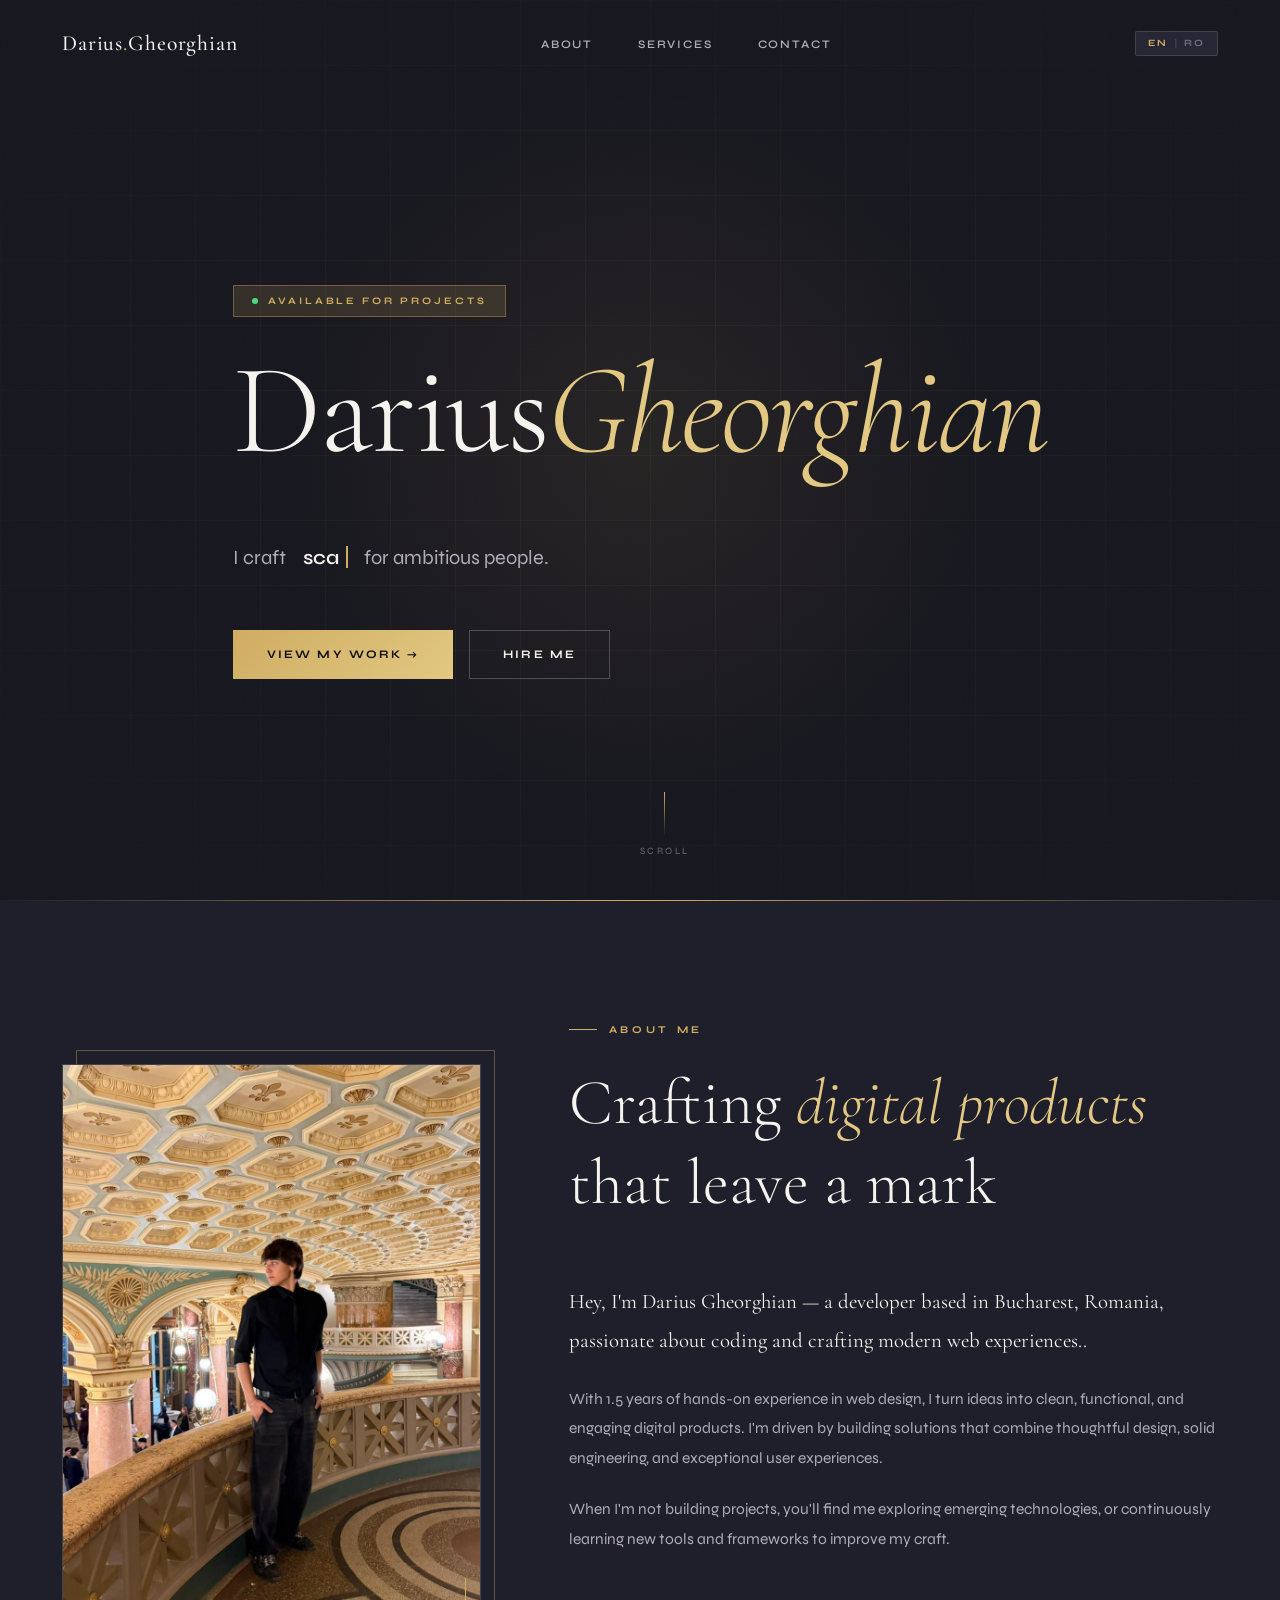
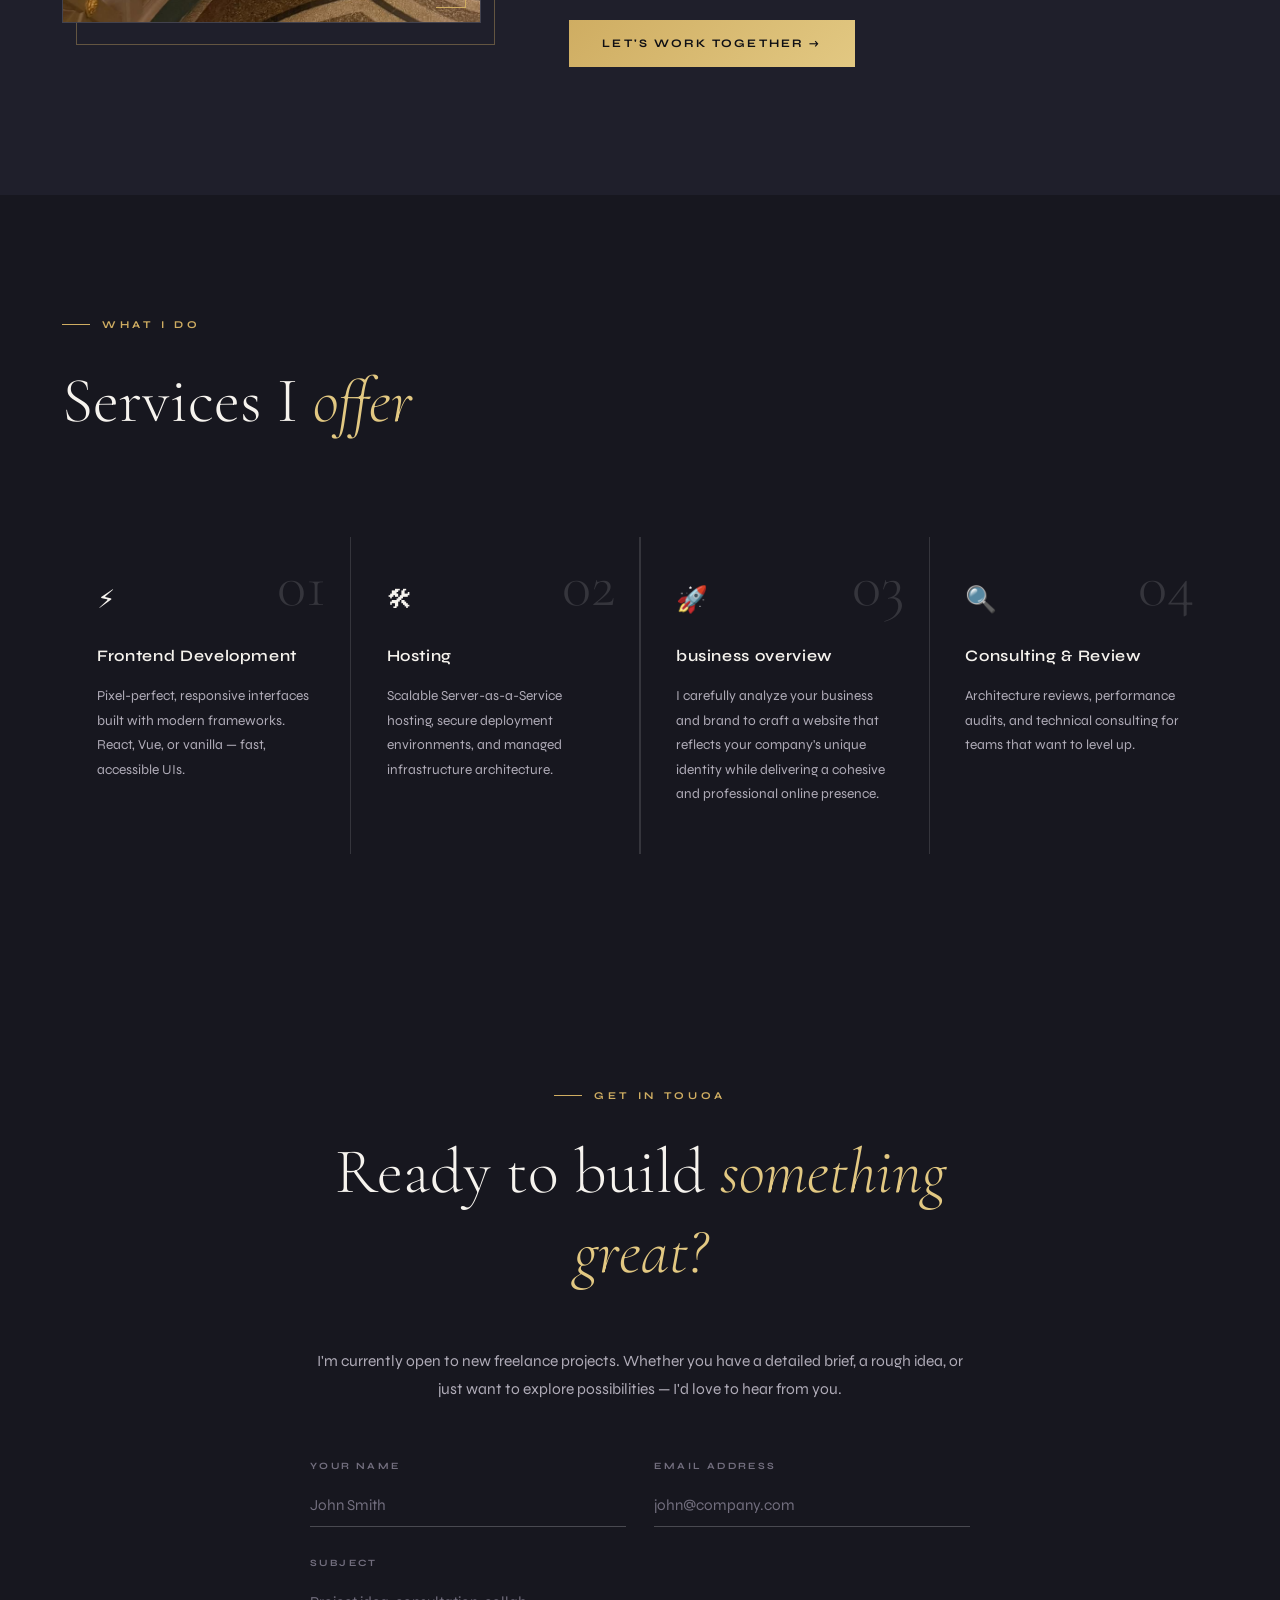
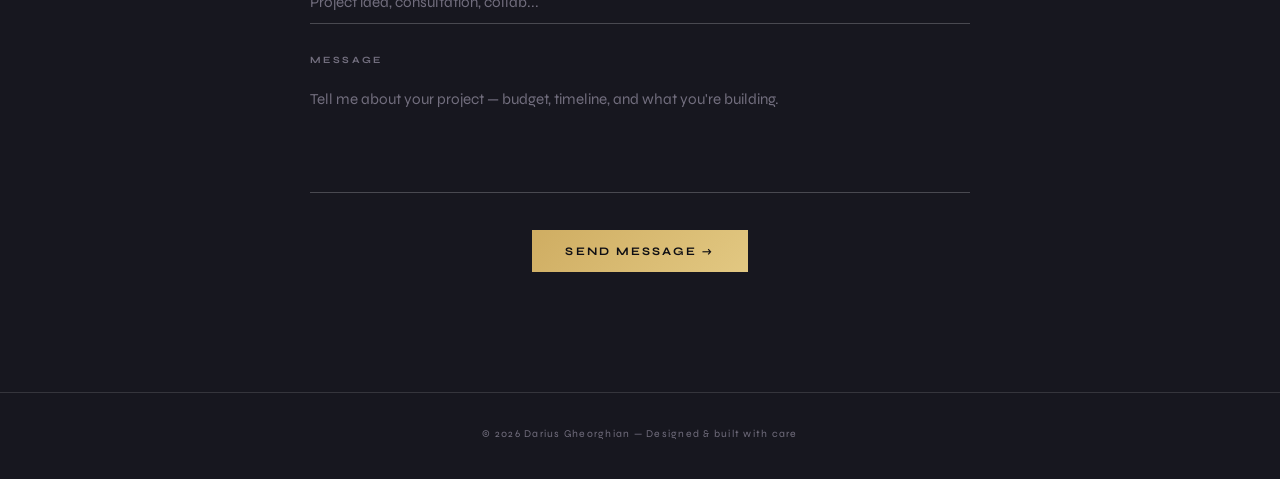
<file: index.html>
<!DOCTYPE html>
<html lang="en">
<head>
    <meta charset="UTF-8">
    <meta name="viewport" content="width=device-width, initial-scale=1.0">
    <title>Darius Gheorghian - Developer</title>
    <link rel="preconnect" href="https://fonts.googleapis.com">
    <link rel="preconnect" href="https://fonts.gstatic.com" crossorigin>
    <link href="https://fonts.googleapis.com/css2?family=Cormorant+Garamond:ital,wght@0,300;0,400;0,500;0,600;1,300;1,400;1,600&family=Syne:wght@400;500;600;700&display=swap" rel="stylesheet">
    <link rel="stylesheet" href="styles.css">
    <link rel="icon" type="image/png" href="favicon2.png">
</head>
<body>

<div id="progressBar"></div>

<!-- ── NAVIGATION ── -->
<nav id="nav">
    <div class="container">
        <a href="#hero" class="nav-logo">Darius<span>.</span>Gheorghian</a>

        <ul class="nav-links" id="navLinks">
            <li><a href="#about"    data-i18n="nav_about">About</a></li>
            <li><a href="#services" data-i18n="nav_services">Services</a></li>
            <li><a href="#contact"  data-i18n="nav_contact">Contact</a></li>
        </ul>

        <div class="nav-right">
            <!--
              LANGUAGE TOGGLE
              JS reads the current lang from <html lang="...">,
              then swaps every [data-i18n] element on click.
            -->
            <button class="lang-toggle" id="langToggle" aria-label="Switch language">
                <span class="lang-opt" data-lang="en">EN</span>
                <span class="lang-divider">|</span>
                <span class="lang-opt" data-lang="ro">RO</span>
            </button>

            <button class="nav-burger" id="navBurger" aria-label="Toggle menu">
                <span></span><span></span><span></span>
            </button>
        </div>
    </div>
</nav>


<!-- ── HERO ── -->
<section id="hero">
    <div class="hero-grid"></div>
    <div class="hero-orb" data-parallax-speed="0.04"></div>
    <div class="hero-noise"></div>
    <div id="heroParticles"></div>

    <div class="container">
        <div class="hero-content">

            <div class="hero-badge" data-i18n="hero_badge">Available for projects</div>

            <!-- EDIT: replace with your real name -->
            <h1 class="hero-name">Darius<em>Gheorghian</em></h1>

            <!--
              The typewriter target is left empty — JS fills it.
              The surrounding text is translated via data-i18n on
              two wrapper spans so the JS can swap each half.
            -->
            <p class="hero-sub">
                <span data-i18n="hero_sub_before">I craft</span>&nbsp;<strong id="typewriter"></strong><span class="tw-cursor"></span>&nbsp;<span data-i18n="hero_sub_after">for ambitious people.</span>
            </p>

            <div class="hero-ctas">
                <a href="#services" class="btn btn-primary magnetic" data-i18n="hero_cta_work">View My Work →</a>
                <a href="#contact"  class="btn btn-ghost  magnetic" data-i18n="hero_cta_hire">Hire Me</a>
            </div>

        </div>
    </div>

    <div class="scroll-cue">
        <div class="scroll-line"></div>
        <span data-i18n="scroll">Scroll</span>
    </div>
</section>


<!-- ── ABOUT ── -->
<section id="about">
    <div class="container">
        <div class="about-grid">

            <div class="reveal-left" style="position:relative">
                <div class="about-photo">
                    <!--
                      Replace this <span> with your real photo:
                      <img src="photo.jpg" alt="Your Name"
                           style="width:100%;height:100%;object-fit:cover;">
                    -->
                    <img src="img/ME.png" alt="">
                </div>
                <div class="about-frame"></div>
            </div>

            <div class="about-text reveal-right">
                <div class="eyebrow" data-scramble data-i18n="about_eyebrow">About Me</div>

                <!--
                  data-i18n-html is used for elements that contain
                  child HTML tags (like <em>). JS sets innerHTML
                  instead of textContent so the tags are preserved.
                -->
                <h2 class="section-title reveal" data-i18n-html="about_title" style="margin-bottom:1.8rem">
                    Crafting <em>digital products</em> that leave a mark
                </h2>

                <div class="reveal">
                    <!-- EDIT: your actual bio -->
                    <p data-i18n="about_p1">Hello i am a good developer in bucharest my name is chchc  u love vcodng [Your City], passionate about building elegant, high-performance web applications.</p>
                    <p data-i18n="about_p2">With X years of hands-on experience I turn complex ideas into clean, maintainable code. I care as much about developer ergonomics as user experience.</p>
                    <p data-i18n="about_p3">When I'm not shipping code you'll find me exploring new frameworks, contributing to open source, or perfecting my morning coffee ritual.</p>
                </div>

                <div class="reveal" style="margin-top:2.2rem">
                    <a href="#contact" class="btn btn-primary magnetic" data-i18n="about_cta">Let's Work Together →</a>
                </div>
            </div>

        </div>
    </div>
</section>


<!-- ── SERVICES ── -->
<section id="services">
    <div class="container">
        <div class="eyebrow reveal" data-scramble data-i18n="services_eyebrow">What I Do</div>
        <h2 class="section-title reveal" data-i18n-html="services_title">Services I <em>offer</em></h2>

        <!-- EDIT: update cards to your real skills -->
        <div class="services-grid stagger">

            <div class="service-card tilt">
                <span class="service-num">01</span>
                <span class="service-icon">⚡</span>
                <h3 class="service-title" data-i18n="s1_title">Frontend Development</h3>
                <p class="service-desc"  data-i18n="s1_desc">Pixel-perfect, responsive interfaces built with modern frameworks. React, Vue, or vanilla — fast, accessible UIs.</p>
            </div>

            <div class="service-card tilt">
                <span class="service-num">02</span>
                <span class="service-icon">🛠</span>
                <h3 class="service-title" data-i18n="s2_title">Backend & APIs</h3>
                <p class="service-desc"  data-i18n="s2_desc">Scalable server-side solutions, RESTful and GraphQL APIs, and database architecture. Built to last.</p>
            </div>

            <div class="service-card tilt">
                <span class="service-num">03</span>
                <span class="service-icon">🚀</span>
                <h3 class="service-title" data-i18n="s3_title">Full-Stack Apps</h3>
                <p class="service-desc"  data-i18n="s3_desc">End-to-end from brief to deployment. Auth, payments, real-time features — handled with care and craft.</p>
            </div>

            <div class="service-card tilt">
                <span class="service-num">04</span>
                <span class="service-icon">🔍</span>
                <h3 class="service-title" data-i18n="s4_title">Consulting & Review</h3>
                <p class="service-desc"  data-i18n="s4_desc">Architecture reviews, performance audits, and technical consulting for teams that want to level up.</p>
            </div>

        </div>
    </div>
</section>


<!-- ── CONTACT ── -->
<section id="contact">
    <div class="container">
        <div class="contact-wrap">

            <div class="eyebrow reveal" data-scramble style="justify-content:center" data-i18n="contact_eyebrow">Get In Touch</div>
            <h2 class="section-title reveal" data-i18n-html="contact_title">Ready to build <em>something great?</em></h2>

            <p class="contact-sub reveal" data-i18n="contact_sub">
                I'm currently open to new freelance projects. Whether you have a detailed brief,
                a rough idea, or just want to explore possibilities — I'd love to hear from you.
            </p>

            <form class="contact-form stagger reveal" id="contactForm"
                  action="https://formspree.io/f/xjgzpgwz"
                  method="POST">

                <div class="form-row">
                    <div class="form-group">
                        <label for="fname" data-i18n="form_name_label">Your Name</label>
                        <input type="text" id="fname" name="name"
                               data-i18n-placeholder="form_name_ph"
                               placeholder="John Smith" required>
                    </div>
                    <div class="form-group">
                        <label for="femail" data-i18n="form_email_label">Email Address</label>
                        <input type="email" id="femail" name="email"
                               data-i18n-placeholder="form_email_ph"
                               placeholder="john@company.com" required>
                    </div>
                </div>

                <div class="form-group">
                    <label for="fsubject" data-i18n="form_subject_label">Subject</label>
                    <input type="text" id="fsubject" name="subject"
                           data-i18n-placeholder="form_subject_ph"
                           placeholder="Project idea, consultation, collab...">
                </div>

                <div class="form-group">
                    <label for="fmessage" data-i18n="form_message_label">Message</label>
                    <textarea id="fmessage" name="message" rows="5"
                              data-i18n-placeholder="form_message_ph"
                              placeholder="Tell me about your project — budget, timeline, and what you're building."></textarea>
                </div>

                <div class="form-submit">
                    <button type="submit" class="btn btn-primary magnetic" id="submitBtn" data-i18n="form_submit">Send Message →</button>
                </div>

            </form>



        </div>
    </div>
</section>

<footer>
    <div class="container">
        <!-- EDIT: your name and year -->
        <p data-i18n="footer">© 2025 Your Name — Designed & built with care</p>
    </div>
</footer>

<script src="main.js"></script>
</body>
</html>
</file>
<file: styles.css>
/* ━━━━━━━━━━━━━━━━━━━━━━━━━━━━━━━━━━━━━━━━━━━━━━━━━━━━━━━━
   CSS CUSTOM PROPERTIES (VARIABLES)
   All colours, fonts, and sizes in one place.
   ━━━━━━━━━━━━━━━━━━━━━━━━━━━━━━━━━━━━━━━━━━━━━━━━━━━━━━━━ */
:root {
    /* ── Backgrounds — noticeably lighter, still dark-luxury ── */
    --bg-base:     #17171f;   /* lifted from #0f0f14 */
    --bg-surface:  #1f1f2b;   /* lifted from #161620 */
    --bg-elevated: #262634;   /* lifted from #1e1e2a */
    --bg-card:     #22222e;   /* lifted from #1a1a24 */

    /* ── Borders — more visible at the lighter base ── */
    --border:        rgba(255, 255, 255, 0.13);
    --border-hover:  rgba(255, 255, 255, 0.22);
    --border-accent: rgba(210, 175, 100, 0.38);

    /* ── Text hierarchy — stronger contrast on lighter bg ── */
    --text-primary:   #f6f3ee;
    --text-secondary: #b0acb8;  /* was #9a96a4 — much more readable */
    --text-muted:     #726e7e;  /* was #5a5866 — lighter */

    /* ── Gold accent — slightly warmer/brighter ── */
    --gold:      #cfad62;
    --gold-lt:   #e2c882;
    --gold-dim:  rgba(210, 175, 100, 0.16);
    --gold-glow: rgba(210, 175, 100, 0.28);

    /* ── Typography ── */
    --font-display: 'Cormorant Garamond', Georgia, serif;
    --font-body:    'Syne', system-ui, sans-serif;

    /* ── Fluid sizes with clamp(min, preferred, max) ── */
    --size-hero: clamp(3.8rem, 10vw, 9.5rem);
    --size-h2:   clamp(2.2rem, 5vw,  4rem);

    /* ── Easing curves ── */
    --ease:        cubic-bezier(0.16, 1, 0.3, 1);   /* spring-like overshoot */
    --ease-out:    cubic-bezier(0.0,  0, 0.2, 1);
    --transition:  all 0.45s var(--ease);
}


/* ━━━━━━━━━━━━━━━━━━━━━━━━━━━━━━━━━━━━━━━━━━━━━━━━━━━━━━━━
   RESET — zero out browser defaults
   ━━━━━━━━━━━━━━━━━━━━━━━━━━━━━━━━━━━━━━━━━━━━━━━━━━━━━━━━ */
*, *::before, *::after { margin: 0; padding: 0; box-sizing: border-box; }
html { scroll-behavior: smooth; }

body {
    background: var(--bg-base);
    color: var(--text-primary);
    font-family: var(--font-body);
    line-height: 1.65;
    overflow-x: hidden;
    /* cursor: auto — default OS cursor, no custom cursor */
}

img { max-width: 100%; display: block; }
a   { text-decoration: none; }
ul  { list-style: none; }

/*
  DESCENDER FIX — global
  GPU compositing layers (created by opacity/transform transitions)
  are painted at layout-box size and do NOT include glyph ink overflow.
  Cormorant Garamond's 'g' descender extends ~0.35em below the baseline,
  outside the line box. Adding padding-bottom ensures descenders are
  inside the layout box and therefore inside every compositing layer.
  The negative margin-bottom on paragraphs keeps spacing unchanged.
*/
p {
    padding-bottom: 0.4em;
    margin-bottom: 0; /* controlled individually below */
}
h1, h2, h3, h4, h5, h6 {
    padding-bottom: 0.3em;
}
.eyebrow, .stat-label, .tag, label, .nav-links a,
.social-link, .proj-title, .service-title {
    padding-bottom: 0.2em;
}


/* ━━━━━━━━━━━━━━━━━━━━━━━━━━━━━━━━━━━━━━━━━━━━━━━━━━━━━━━━
   SCROLL PROGRESS BAR
   A thin gold bar at the very top of the page.
   JS sets its width via the --scroll CSS variable.
   width is driven by: (scrollY / (pageHeight - viewportHeight)) * 100%
   ━━━━━━━━━━━━━━━━━━━━━━━━━━━━━━━━━━━━━━━━━━━━━━━━━━━━━━━━ */
#progressBar {
    position: fixed;
    top: 0; left: 0;
    width: 0%;           /* JS updates this inline */
    height: 2px;
    background: linear-gradient(90deg, var(--gold), var(--gold-lt));
    z-index: 200;
    transition: width .08s linear;
    /* box-shadow creates a soft glow under the bar */
    box-shadow: 0 0 10px var(--gold-glow);
}


/* ━━━━━━━━━━━━━━━━━━━━━━━━━━━━━━━━━━━━━━━━━━━━━━━━━━━━━━━━
   SCROLL REVEAL SYSTEM — multiple directions
   JS watches each element and adds .visible when it enters
   the viewport. The CSS transition then fires.
   ━━━━━━━━━━━━━━━━━━━━━━━━━━━━━━━━━━━━━━━━━━━━━━━━━━━━━━━━ */

/* --- Fade + slide up (default) --- */
.reveal {
    opacity: 0;
    transform: translateY(55px);
    transition: opacity 1s var(--ease), transform 1s var(--ease);
    transition-delay: var(--reveal-delay, 0s);
    padding-bottom: 0.5em; /* keeps descenders inside GPU compositing layer */
}
.reveal.visible { opacity: 1; transform: translateY(0); }

/* --- Slide in from the LEFT --- */
.reveal-left {
    opacity: 0;
    transform: translateX(-60px);
    transition: opacity 1s var(--ease), transform 1s var(--ease);
    /* Extra bottom padding so Cormorant Garamond descenders
       (g, p, y, j) are inside the GPU compositing layer's paint area */
    padding-bottom: 0.5em;
}
.reveal-left.visible { opacity: 1; transform: translateX(0); }

/* --- Slide in from the RIGHT --- */
.reveal-right {
    opacity: 0;
    transform: translateX(60px);
    transition: opacity 1s var(--ease), transform 1s var(--ease);
    padding-bottom: 0.5em;
}
.reveal-right.visible { opacity: 1; transform: translateX(0); }

/* --- Scale + fade (cards) --- */
.reveal-scale {
    opacity: 0;
    transform: scale(0.88) translateY(30px);
    transition: opacity .9s var(--ease), transform .9s var(--ease);
    transition-delay: var(--reveal-delay, 0s);
}
.reveal-scale.visible { opacity: 1; transform: scale(1) translateY(0); }

/* --- Stagger grid: children animate in sequence --- */
/*
.stagger wraps a group. When .visible is added (by JS),
each child gets a different transition-delay so they cascade.
*/
.stagger > * {
    opacity: 0;
    transform: translateY(35px) scale(0.97);
    transition: opacity .75s var(--ease), transform .75s var(--ease);
}
.stagger.visible > *:nth-child(1) { opacity:1; transform:none; transition-delay:.04s }
.stagger.visible > *:nth-child(2) { opacity:1; transform:none; transition-delay:.14s }
.stagger.visible > *:nth-child(3) { opacity:1; transform:none; transition-delay:.24s }
.stagger.visible > *:nth-child(4) { opacity:1; transform:none; transition-delay:.34s }
.stagger.visible > *:nth-child(5) { opacity:1; transform:none; transition-delay:.44s }
.stagger.visible > *:nth-child(6) { opacity:1; transform:none; transition-delay:.54s }

/* ━━━━━━━━━━━━━━━━━━━━━━━━━━━━━━━━━━━━━━━━━━━━━━━━━━━━━━━━
   LAYOUT UTILITIES
   ━━━━━━━━━━━━━━━━━━━━━━━━━━━━━━━━━━━━━━━━━━━━━━━━━━━━━━━━ */
.container { max-width: 1220px; margin: 0 auto; padding: 0 2rem; }
section { padding: 7rem 0; }

.eyebrow {
    display: inline-flex;
    align-items: center;
    gap: .75rem;
    font-size: .65rem;
    font-weight: 700;
    letter-spacing: .35em;
    text-transform: uppercase;
    color: var(--gold);
    margin-bottom: 1.4rem;
}
.eyebrow::before { content: ''; width: 28px; height: 1px; background: var(--gold); }

.section-title {
    font-family: var(--font-display);
    font-size: var(--size-h2);
    font-weight: 300;
    line-height: 1.25;   /* was 1.08 — far too tight for Cormorant Garamond italic */
    color: var(--text-primary);
    overflow: visible;   /* guarantee nothing ever clips the tall/wide glyphs */
}
.section-title em { font-style: italic; color: var(--gold-lt); }


/* ━━━━━━━━━━━━━━━━━━━━━━━━━━━━━━━━━━━━━━━━━━━━━━━━━━━━━━━━
   BUTTONS
   .magnetic — JS shifts the button slightly toward the cursor.
   .ripple (span) — JS injects this on click for the ink spread.
   ━━━━━━━━━━━━━━━━━━━━━━━━━━━━━━━━━━━━━━━━━━━━━━━━━━━━━━━━ */
.btn {
    display: inline-flex;
    align-items: center;
    gap: .5rem;
    padding: .9rem 2.1rem;
    font-family: var(--font-body);
    font-size: .72rem;
    font-weight: 700;
    letter-spacing: .18em;
    text-transform: uppercase;
    border: none;
    cursor: pointer;
    position: relative;
    overflow: hidden;            /* needed for ripple + shimmer */
    transition: var(--transition);
}

.btn-primary {
    background: linear-gradient(135deg, var(--gold) 0%, var(--gold-lt) 100%);
    color: #0f0f14;
}

/*
The shimmer sweep: a bright diagonal stripe hidden to the left.
On hover it slides across (transform: translateX).
*/
.btn-primary::before {
    content: '';
    position: absolute;
    inset: 0;
    background: linear-gradient(105deg,
        transparent 20%,
        rgba(255,255,255,.35) 50%,
        transparent 80%);
    transform: translateX(-140%);
    transition: transform .6s ease;
    pointer-events: none;
}
.btn-primary:hover {
    transform: translateY(-3px) scale(1.03);
    box-shadow: 0 16px 40px var(--gold-glow), 0 0 0 1px var(--border-accent);
}
.btn-primary:hover::before { transform: translateX(140%); }

.btn-ghost {
    background: transparent;
    color: var(--text-primary);
    border: 1px solid var(--border-hover);
}
/* Ghost button fill — an overlay that wipes in from the left */
.btn-ghost::before {
    content: '';
    position: absolute;
    inset: 0;
    background: var(--gold-dim);
    transform: scaleX(0);
    transform-origin: left;
    transition: transform .4s var(--ease);
    pointer-events: none;
}
.btn-ghost:hover {
    border-color: var(--gold);
    color: var(--gold);
    transform: translateY(-3px);
}
.btn-ghost:hover::before { transform: scaleX(1); }

/*
The ripple span is injected by JS on click.
It starts tiny at the click point and expands outward.
*/
.ripple {
    position: absolute;
    border-radius: 50%;
    /* Width/height/left/top are set dynamically by JS */
    background: rgba(255, 255, 255, 0.25);
    transform: scale(0);
    animation: ripple-expand .65s var(--ease-out) forwards;
    pointer-events: none;
}
@keyframes ripple-expand {
    to { transform: scale(4); opacity: 0; }
}

.btn-success {
    background: linear-gradient(135deg, #166534, #15803d) !important;
    color: #bbf7d0 !important;
}


/* ━━━━━━━━━━━━━━━━━━━━━━━━━━━━━━━━━━━━━━━━━━━━━━━━━━━━━━━━
   NAV
   ━━━━━━━━━━━━━━━━━━━━━━━━━━━━━━━━━━━━━━━━━━━━━━━━━━━━━━━━ */
#nav {
    position: fixed;
    inset: 0 0 auto 0;
    z-index: 100;
    padding: 1.6rem 0;
    transition: background .45s ease, padding .45s ease, border-color .45s ease;
}
#nav.scrolled {
    background: rgba(15, 15, 20, 0.85);
    backdrop-filter: blur(24px);
    -webkit-backdrop-filter: blur(24px);
    border-bottom: 1px solid var(--border);
    padding: 1rem 0;
}
#nav .container { display: flex; align-items: center; justify-content: space-between; }

.nav-logo {
    font-family: var(--font-display);
    font-size: 1.35rem;
    font-weight: 500;
    color: var(--text-primary);
    letter-spacing: .04em;
    transition: opacity .3s;
}
.nav-logo:hover { opacity: .8; }
.nav-logo span { color: var(--gold); }

.nav-links { display: flex; gap: 2.8rem; }
.nav-links a {
    color: var(--text-secondary);
    font-size: .72rem;
    font-weight: 600;
    letter-spacing: .16em;
    text-transform: uppercase;
    position: relative;
    transition: color .3s, letter-spacing .3s;
}
/* Underline grows from centre outward on hover */
.nav-links a::after {
    content: '';
    position: absolute;
    bottom: -4px;
    left: 50%; right: 50%;     /* starts at centre */
    height: 1px;
    background: var(--gold);
    transition: left .35s var(--ease), right .35s var(--ease);
}
.nav-links a:hover { color: var(--text-primary); letter-spacing: .22em; }
.nav-links a:hover::after { left: 0; right: 0; }  /* expands to full width */

.nav-burger {
    display: none; flex-direction: column; gap: 5px;
    cursor: pointer; padding: 6px; background: none; border: none;
}
.nav-burger span {
    display: block; width: 22px; height: 1.5px;
    background: var(--text-primary);
    transition: var(--transition);
}
.nav-burger.open span:nth-child(1) { transform: translateY(6.5px) rotate(45deg); }
.nav-burger.open span:nth-child(2) { opacity: 0; transform: scaleX(0); }
.nav-burger.open span:nth-child(3) { transform: translateY(-6.5px) rotate(-45deg); }

/*
  .nav-right groups the lang toggle + burger so they stay
  side-by-side on mobile without extra layout work.
*/
.nav-right {
    display: flex;
    align-items: center;
    gap: 1rem;
}

/* ━━━━━━━━━━━━━━━━━━━━━━━━━━━━━━━━━━━━━━━━━━━━━━━━━━━━━━━━
   LANGUAGE TOGGLE
   Two text labels (EN | RO) inside a pill-shaped button.
   JS adds the [data-active-lang] attribute to <html> and
   CSS uses the attribute selector to highlight the active one.
   ━━━━━━━━━━━━━━━━━━━━━━━━━━━━━━━━━━━━━━━━━━━━━━━━━━━━━━━━ */
.lang-toggle {
    display: flex;
    align-items: center;
    gap: .45rem;
    background: var(--bg-elevated);
    border: 1px solid var(--border);
    border-radius: 2px;
    padding: .32rem .75rem;
    cursor: pointer;
    transition: border-color .3s, background .3s;
}
.lang-toggle:hover {
    border-color: var(--border-accent);
    background: var(--bg-card);
}

.lang-opt {
    font-family: var(--font-body);
    font-size: .6rem;
    font-weight: 700;
    letter-spacing: .2em;
    color: var(--text-muted);
    transition: color .25s;
}

/* The divider pipe */
.lang-divider {
    font-size: .55rem;
    color: var(--border-hover);
}

/*
  [data-active-lang="en"] on <html> makes .lang-opt[data-lang="en"] gold,
  and vice-versa for RO. This means you only style in one place.
*/
html[data-active-lang="en"] .lang-opt[data-lang="en"],
html[data-active-lang="ro"] .lang-opt[data-lang="ro"] {
    color: var(--gold);
}

/*
  .lang-switching is added by JS during the crossfade.
  It makes the whole <body> momentarily transparent so the
  text swap isn't jarring — it fades out then back in.
*/
.lang-switching body,
body.lang-switching {
    /* we target body opacity via a class on body directly */
}
body.lang-switching {
    opacity: 0;
    transition: opacity .18s ease;
}
body {
    transition: opacity .22s ease;
}


/* ━━━━━━━━━━━━━━━━━━━━━━━━━━━━━━━━━━━━━━━━━━━━━━━━━━━━━━━━
   HERO
   ━━━━━━━━━━━━━━━━━━━━━━━━━━━━━━━━━━━━━━━━━━━━━━━━━━━━━━━━ */
#hero {
    min-height: 100dvh;
    display: flex;
    align-items: center;
    position: relative;
    /* overflow: hidden removed — was clipping font descenders (g, p, y, j).
       body { overflow-x: hidden } already stops the hero orb causing a scrollbar. */
    padding: 9rem 0 5rem;
}

/* Faint gold grid lines */
.hero-grid {
    position: absolute; inset: 0;
    background-image:
        linear-gradient(rgba(196,161,85,.055) 1px, transparent 1px),
        linear-gradient(90deg, rgba(196,161,85,.055) 1px, transparent 1px);
    background-size: 65px 65px;
    mask-image: radial-gradient(ellipse 70% 70% at 50% 50%, black 25%, transparent 100%);
}

/* Pulsing gold orb — JS also moves this on mouse-parallax */
.hero-orb {
    position: absolute;
    width: 750px; height: 750px;
    border-radius: 50%;
    background: radial-gradient(circle, rgba(196,161,85,.09) 0%, transparent 68%);
    top: 50%; left: 50%;
    transform: translate(-50%, -50%);
    animation: orb-pulse 8s ease-in-out infinite;
    pointer-events: none;
}
@keyframes orb-pulse {
    0%, 100% { transform: translate(-50%, -50%) scale(1);    opacity: .65; }
    50%       { transform: translate(-50%, -50%) scale(1.15); opacity: 1;   }
}

/* SVG noise texture overlay */
.hero-noise {
    position: absolute; inset: 0;
    background-image: url("data:image/svg+xml,%3Csvg viewBox='0 0 256 256' xmlns='http://www.w3.org/2000/svg'%3E%3Cfilter id='noise'%3E%3CfeTurbulence type='fractalNoise' baseFrequency='0.9' numOctaves='4' stitchTiles='stitch'/%3E%3C/filter%3E%3Crect width='100%25' height='100%25' filter='url(%23noise)' opacity='0.04'/%3E%3C/svg%3E");
    background-size: 180px;
    opacity: .4;
    pointer-events: none;
}

/* Floating particle dots — <canvas> injected by JS */
#heroParticles {
    position: absolute; inset: 0;
    pointer-events: none;
    overflow: hidden;
}
.particle {
    position: absolute;
    border-radius: 50%;
    background: var(--gold);
    opacity: 0;
    animation: particle-float linear infinite;
}
@keyframes particle-float {
    0%   { transform: translateY(0)   scale(0);   opacity: 0;    }
    10%  { opacity: .6; }
    90%  { opacity: .2; }
    100% { transform: translateY(-80vh) scale(.5); opacity: 0; }
}

.hero-content { position: relative; z-index: 1; }

/* Hero entrance: each child rises with a staggered animation-delay */
@keyframes hero-rise {
    from { opacity: 0; transform: translateY(40px); }
    to   { opacity: 1; transform: translateY(0); }
}

.hero-badge {
    display: inline-flex; align-items: center; gap: .6rem;
    padding: .45rem 1.1rem;
    border: 1px solid var(--border-accent);
    background: var(--gold-dim);
    font-size: .62rem; font-weight: 700;
    letter-spacing: .3em; text-transform: uppercase;
    color: var(--gold);
    margin-bottom: 2rem;
    opacity: 0;
    animation: hero-rise .85s var(--ease) .15s forwards;
}
.hero-badge::before {
    content: '';
    width: 6px; height: 6px; border-radius: 50%;
    background: #4ade80;
    animation: ping 2s ease-in-out infinite;
}
@keyframes ping {
    0%   { box-shadow: 0 0 0 0   rgba(74,222,128,.5); }
    70%  { box-shadow: 0 0 0 10px rgba(74,222,128,0);  }
    100% { box-shadow: 0 0 0 0   rgba(74,222,128,0);   }
}

.hero-name {
    font-family: var(--font-display);
    font-size: var(--size-hero);
    font-weight: 300;
    line-height: .97;
    letter-spacing: -.02em;
    color: var(--text-primary);
    margin-bottom: 1.8rem;
    opacity: 0;
    animation: hero-rise 1s var(--ease) .4s forwards;
}
.hero-name em { font-style: italic; color: var(--gold-lt); }

.hero-sub {
    font-size: clamp(.95rem, 2vw, 1.25rem);
    color: var(--text-secondary);
    margin-bottom: 3rem;
    display: flex; align-items: center; flex-wrap: wrap; gap: .4rem;
    opacity: 0;
    animation: hero-rise .95s var(--ease) .62s forwards;
}
.hero-sub strong { color: var(--text-primary); font-weight: 600; }

/* Typewriter blinking pipe */
.tw-cursor {
    display: inline-block;
    width: 2px; height: 1.1em;
    background: var(--gold);
    vertical-align: middle;
    animation: blink .85s step-end infinite;
}
@keyframes blink { 0%,100%{opacity:1} 50%{opacity:0} }

.hero-ctas {
    display: flex; gap: 1rem; flex-wrap: wrap;
    opacity: 0;
    animation: hero-rise .95s var(--ease) .82s forwards;
}

/* Animated scroll cue at the bottom of the hero */
.scroll-cue {
    position: absolute; bottom: 2.5rem; left: 50%;
    transform: translateX(-50%);
    display: flex; flex-direction: column; align-items: center; gap: .5rem;
    color: var(--text-muted);
    font-size: .6rem; letter-spacing: .25em; text-transform: uppercase;
    opacity: 0;
    animation: hero-rise 1s ease 1.6s forwards;
}
.scroll-line {
    width: 1px; height: 44px;
    background: linear-gradient(to bottom, var(--gold), transparent);
    animation: line-drop 2.2s ease infinite;
}
@keyframes line-drop {
    0%      { transform: scaleY(0); transform-origin: top; }
    45%     { transform: scaleY(1); transform-origin: top; }
    45.001% { transform: scaleY(1); transform-origin: bottom; }
    100%    { transform: scaleY(0); transform-origin: bottom; }
}


/* ━━━━━━━━━━━━━━━━━━━━━━━━━━━━━━━━━━━━━━━━━━━━━━━━━━━━━━━━
   ABOUT
   ━━━━━━━━━━━━━━━━━━━━━━━━━━━━━━━━━━━━━━━━━━━━━━━━━━━━━━━━ */
#about {
    background: var(--bg-surface);
    position: relative;
}
/* Gold shimmer rule at the very top of the section */
#about::before {
    content: '';
    position: absolute;
    inset: 0 0 auto;
    height: 1px;
    background: linear-gradient(90deg, transparent, var(--gold), transparent);
    animation: rule-shimmer 4s ease infinite;
}
@keyframes rule-shimmer {
    0%,100% { opacity: .4; }
    50%     { opacity: 1; }
}

.about-grid {
    display: grid;
    grid-template-columns: 1fr 1.55fr;
    gap: 5.5rem;
    align-items: center;
}

.about-photo {
    aspect-ratio: 3 / 4;
    background: var(--bg-elevated);
    border: 1px solid var(--border);
    position: relative; overflow: hidden;
    display: flex; align-items: center; justify-content: center;
    color: var(--text-muted); font-size: .75rem; letter-spacing: .1em;
}
/* L-shaped corner brackets */
.about-photo::before, .about-photo::after {
    content: '';
    position: absolute;
    width: 30px; height: 30px;
    border-color: var(--gold); border-style: solid;
    transition: width .4s var(--ease), height .4s var(--ease);
}
.about-photo::before { top: 14px;    left: 14px;  border-width: 1.5px 0 0 1.5px; }
.about-photo::after  { bottom: 14px; right: 14px; border-width: 0 1.5px 1.5px 0; }
/* Brackets expand on hover */
.about-photo:hover::before,
.about-photo:hover::after { width: 45px; height: 45px; }

.about-frame {
    position: absolute;
    inset: -14px -14px -14px 14px;
    border: 1px solid var(--border-accent);
    z-index: -1;
}

.about-text p {
    color: var(--text-secondary); font-size: .97rem;
    line-height: 1.9; margin-bottom: 1rem; /* was 1.4rem; 0.4em padding-bottom on p makes up the difference */
}
.about-text p:first-of-type {
    font-family: var(--font-display);
    font-size: 1.3rem; color: var(--text-primary);
    line-height: 1.85;
}


/* ━━━━━━━━━━━━━━━━━━━━━━━━━━━━━━━━━━━━━━━━━━━━━━━━━━━━━━━━
   SERVICES
   ━━━━━━━━━━━━━━━━━━━━━━━━━━━━━━━━━━━━━━━━━━━━━━━━━━━━━━━━ */
#services { position: relative; }

.services-grid {
    display: grid;
    grid-template-columns: repeat(auto-fit, minmax(260px, 1fr));
    gap: 1.5px;
    background: var(--border);
    margin-top: 4rem;
}

/*
  .tilt — 3D card effect driven by JS mousemove.
  NOTE: transform-style:preserve-3d and will-change:transform were removed.
  preserve-3d creates a 3D rendering context that clips child paint areas
  to the element boundary, cutting off font descenders (g, p, y, j).
  The JS perspective()+rotateX()+rotateY() transform is enough for the effect.
*/
.tilt {
    transition: transform .08s linear, box-shadow .3s ease;
}
/* The "shine" highlight that moves with the tilt */
.tilt::after {
    content: '';
    position: absolute;
    inset: 0;
    background: radial-gradient(
        circle at var(--mx, 50%) var(--my, 50%),
        rgba(255,255,255,.06) 0%,
        transparent 60%
    );
    pointer-events: none;
    opacity: 0;
    transition: opacity .3s;
    z-index: 1;
}
.tilt:hover::after { opacity: 1; }

.service-card {
    background: var(--bg-base);
    padding: 2.6rem 2.2rem;
    position: relative;
    /* overflow: hidden removed — was clipping font descenders (g, p, y, j).
       The scaleX gold-bar animation on ::before never leaves card bounds,
       so overflow:hidden was never needed here. */
    cursor: default;
}

/* Gold accent bar sweeps in from left on hover */
.service-card::before {
    content: '';
    position: absolute;
    bottom: 0; left: 0; right: 0;
    height: 2px;
    background: linear-gradient(90deg, var(--gold), var(--gold-lt));
    transform: scaleX(0);
    transform-origin: left;
    transition: transform .45s var(--ease);
}
.service-card:hover::before { transform: scaleX(1); }
.service-card:hover { background: var(--bg-elevated); }

.service-num {
    position: absolute;
    top: 1.2rem; right: 1.5rem;
    font-family: var(--font-display);
    font-size: 3.8rem; font-weight: 300;
    color: var(--border); line-height: 1;
    transition: color .4s, transform .4s var(--ease);
    user-select: none;
}
.service-card:hover .service-num {
    color: rgba(196,161,85,.12);
    transform: translateY(-4px) scale(1.1);
}

.service-icon {
    font-size: 1.6rem; margin-bottom: 1.4rem;
    display: block;
    transition: transform .4s var(--ease);
}
.service-card:hover .service-icon { transform: scale(1.15) rotate(-5deg); }

.service-title {
    font-size: 1rem; font-weight: 600;
    color: var(--text-primary);
    letter-spacing: .04em; margin-bottom: .7rem;
}
.service-desc {
    font-size: .855rem; color: var(--text-secondary); line-height: 1.8;
}


/* ━━━━━━━━━━━━━━━━━━━━━━━━━━━━━━━━━━━━━━━━━━━━━━━━━━━━━━━━
   CONTACT
   ━━━━━━━━━━━━━━━━━━━━━━━━━━━━━━━━━━━━━━━━━━━━━━━━━━━━━━━━ */
#contact { position: relative; }

.contact-wrap { max-width: 660px; margin: 0 auto; text-align: center; }

.contact-sub {
    color: var(--text-secondary); font-size: .97rem;
    line-height: 1.8; margin: 1.5rem 0 3rem;
}

.contact-form { display: grid; gap: 1.8rem; text-align: left; }
.form-row { display: grid; grid-template-columns: 1fr 1fr; gap: 1.8rem; }
.form-group { display: flex; flex-direction: column; gap: .45rem; }
.form-group label {
    font-size: .6rem; font-weight: 700;
    letter-spacing: .25em; text-transform: uppercase;
    color: var(--text-muted);
    transition: color .3s;
}
/* Label turns gold when input is focused */
.form-group:focus-within label { color: var(--gold); }

.form-group input,
.form-group textarea {
    background: transparent;
    border: none;
    border-bottom: 1px solid var(--border-hover);
    padding: .75rem 0;
    color: var(--text-primary);
    font-family: var(--font-body); font-size: .95rem;
    outline: none; resize: none;
    transition: border-color .35s;
    width: 100%;
}
.form-group input:focus,
.form-group textarea:focus { border-color: var(--gold); }
.form-group input::placeholder,
.form-group textarea::placeholder { color: var(--text-muted); }

/*
  AUTOFILL FIX
  Chrome/Edge inject a solid white or blue background when
  autofilling a field via the :-webkit-autofill pseudo-class.
  You cannot set background-color directly — the browser ignores it.
  The trick: use a very large inset box-shadow in the theme colour
  to visually paint over the browser's autofill background,
  and force the text colour with -webkit-text-fill-color.
  transition-delay: 9999s keeps the shadow "stuck" so it never
  fades back to white during the session.
*/
.form-group input:-webkit-autofill,
.form-group input:-webkit-autofill:hover,
.form-group input:-webkit-autofill:focus,
.form-group textarea:-webkit-autofill,
.form-group textarea:-webkit-autofill:hover,
.form-group textarea:-webkit-autofill:focus {
    -webkit-box-shadow: 0 0 0 1000px var(--bg-base) inset !important;
    box-shadow:         0 0 0 1000px var(--bg-base) inset !important;
    -webkit-text-fill-color: var(--text-primary) !important;
    border-bottom: 1px solid var(--gold) !important;
    transition: background-color 9999s ease-in-out 0s;
    caret-color: var(--text-primary);
}

.form-submit { text-align: center; margin-top: .5rem; }

.socials {
    display: flex; justify-content: center;
    gap: 2rem; flex-wrap: wrap;
    margin-top: 4rem; padding-top: 3rem;
    border-top: 1px solid var(--border);
}
.social-link {
    color: var(--text-muted);
    font-size: .68rem; font-weight: 700;
    letter-spacing: .22em; text-transform: uppercase;
    transition: color .3s, letter-spacing .3s;
}
.social-link:hover { color: var(--gold); letter-spacing: .3em; }


/* ━━━━━━━━━━━━━━━━━━━━━━━━━━━━━━━━━━━━━━━━━━━━━━━━━━━━━━━━
   FOOTER
   ━━━━━━━━━━━━━━━━━━━━━━━━━━━━━━━━━━━━━━━━━━━━━━━━━━━━━━━━ */
footer {
    padding: 2rem 0;
    border-top: 1px solid var(--border);
    text-align: center;
    color: var(--text-muted);
    font-size: .65rem; letter-spacing: .12em;
}


/* ━━━━━━━━━━━━━━━━━━━━━━━━━━━━━━━━━━━━━━━━━━━━━━━━━━━━━━━━
   RESPONSIVE — Media Queries
   Screens narrower than these breakpoints get simpler layouts.
   ━━━━━━━━━━━━━━━━━━━━━━━━━━━━━━━━━━━━━━━━━━━━━━━━━━━━━━━━ */
@media (max-width: 900px) {
    .about-grid { grid-template-columns: 1fr; gap: 3rem; }
    .about-photo { aspect-ratio: 4/3; }
    .proj:nth-child(n) { grid-column: span 12; }
}

@media (max-width: 640px) {
    .nav-links {
        display: none;
        position: absolute; top: 100%; left: 0; right: 0;
        background: rgba(15,15,20,.97);
        backdrop-filter: blur(20px);
        flex-direction: column; gap: 0;
        padding: 1rem 0;
        border-bottom: 1px solid var(--border);
    }
    .nav-links.open  { display: flex; }
    .nav-links a     { display: block; padding: 1rem 2rem; }
    .nav-burger      { display: flex; }
    .form-row        { grid-template-columns: 1fr; }
    .hero-stats      { gap: 2rem; }
    .lang-toggle     { padding: .28rem .6rem; }
}
</file>
